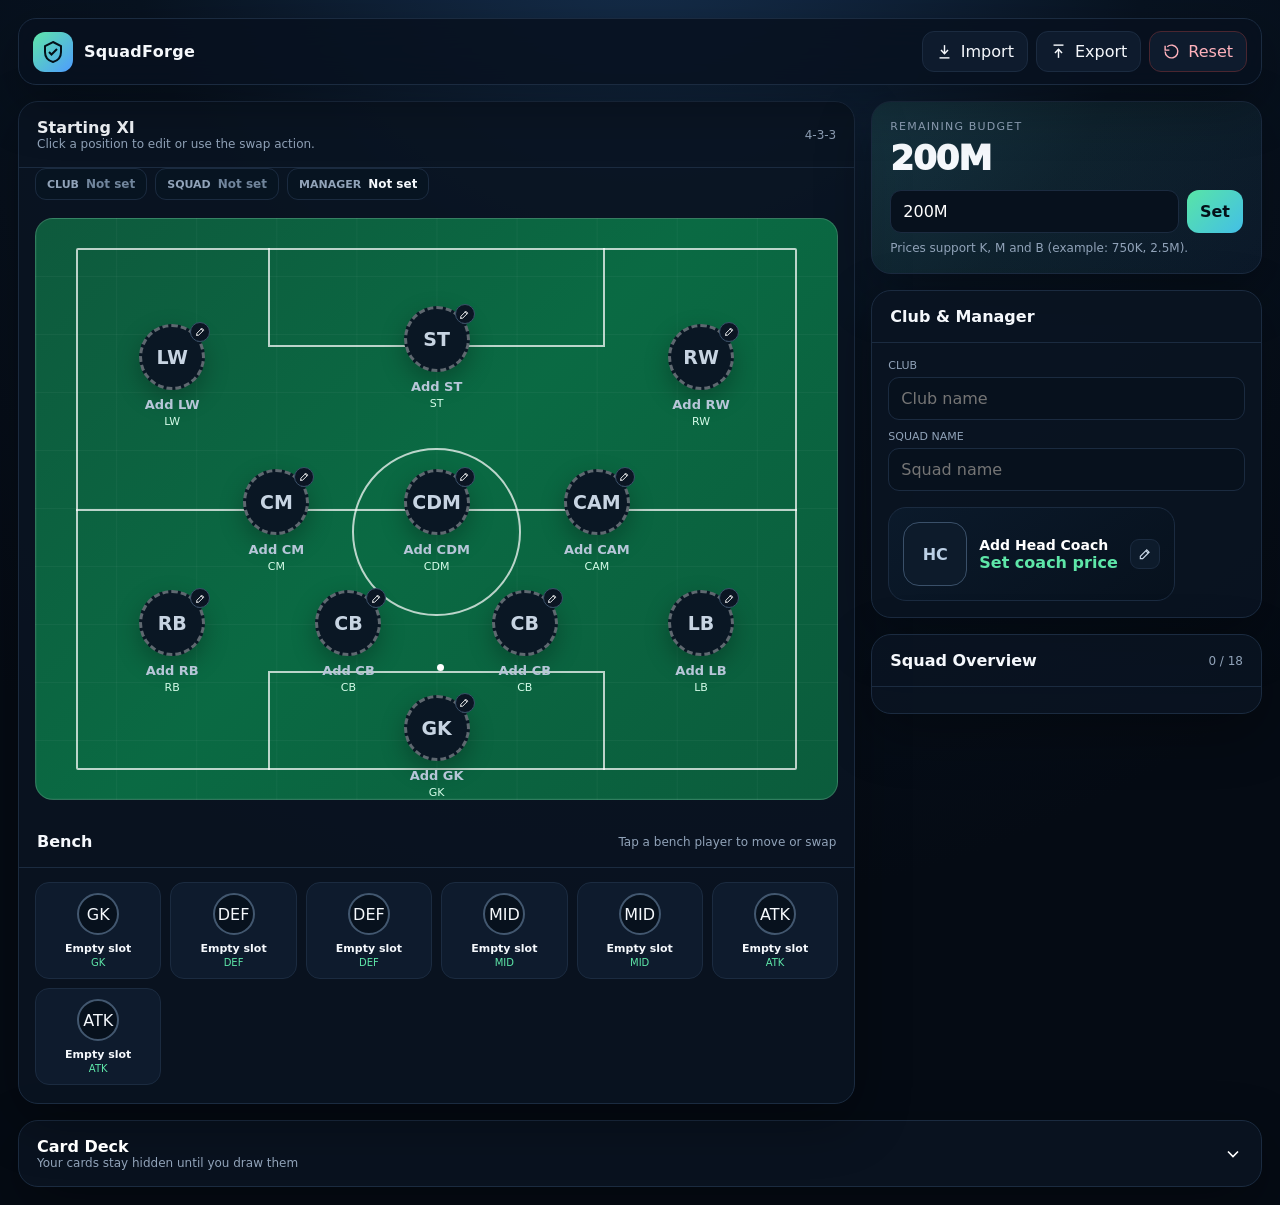
<file: index.html>
<!doctype html>
<html lang="en">
<head>
  <meta charset="utf-8">
  <meta name="viewport" content="width=device-width,initial-scale=1,viewport-fit=cover">
  <meta name="theme-color" content="#07111f">
  <title>SquadForge — Football Squad Builder</title>
  <style>
    :root{
      --bg:#050b14;--panel:#0a1422;--panel2:#0e1b2d;--line:#1b2b40;
      --text:#f5f8fc;--muted:#91a3b9;--accent:#5ee6a8;--accent2:#55a8ff;
      --danger:#ff657a;--gold:#f5c85b;--shadow:0 18px 55px rgba(0,0,0,.32);
      --radius:20px;
    }
    *{box-sizing:border-box}
    html,body{margin:0;min-height:100%;font-family:Inter,ui-sans-serif,system-ui,-apple-system,Segoe UI,Roboto,Arial,sans-serif;background:radial-gradient(circle at 50% -10%,#173252 0,#081321 35%,#050b14 70%);color:var(--text)}
    button,input,select{font:inherit}
    button{cursor:pointer}
    .app{max-width:1500px;margin:auto;padding:18px}
    .topbar{position:sticky;top:10px;z-index:30;display:flex;gap:12px;align-items:center;justify-content:space-between;background:rgba(7,17,31,.86);backdrop-filter:blur(18px);border:1px solid var(--line);padding:12px 14px;border-radius:18px;box-shadow:var(--shadow)}
    .brand{display:flex;align-items:center;gap:11px;font-weight:900;letter-spacing:.3px}
    .brand-mark{width:40px;height:40px;border-radius:12px;background:linear-gradient(135deg,var(--accent),#4e9cff);display:grid;place-items:center;color:#041019}
    .brand-mark svg{width:24px}
    .actions{display:flex;gap:8px;flex-wrap:wrap;justify-content:flex-end}
    .btn{border:1px solid var(--line);background:var(--panel2);color:var(--text);padding:10px 13px;border-radius:12px;display:inline-flex;align-items:center;gap:8px;transition:.2s}
    .btn:hover{transform:translateY(-1px);border-color:#355271}
    .btn.primary{background:linear-gradient(135deg,#58e5a6,#43bfe7);border:0;color:#041019;font-weight:800}
    .btn.danger{color:#ffb2bc;border-color:#4a2630}
    .btn svg{width:17px;height:17px}
    .layout{display:grid;grid-template-columns:minmax(0,1.5fr) minmax(330px,.7fr);gap:16px;margin-top:16px}
    .panel{background:rgba(10,20,34,.88);border:1px solid var(--line);border-radius:var(--radius);box-shadow:var(--shadow);overflow:hidden}
    .panel-head{padding:16px 18px;border-bottom:1px solid var(--line);display:flex;align-items:center;justify-content:space-between;gap:12px}
    .panel-head h2{font-size:16px;margin:0}
    .small{font-size:12px;color:var(--muted)}
    .pitch-wrap{padding:16px}
    .pitch{position:relative;width:100%;aspect-ratio:1.38/1;min-height:0;overflow:hidden;border-radius:18px;border:1px solid rgba(255,255,255,.15);
      background:
      linear-gradient(90deg,rgba(255,255,255,.035) 1px,transparent 1px) 0 0/10% 100%,
      repeating-linear-gradient(0deg,rgba(255,255,255,.035) 0 1px,transparent 1px 10%),
      linear-gradient(135deg,#0e5a3d,#0a6a43 48%,#0b5c3c);
    }
    .pitch:before{content:"";position:absolute;inset:5%;border:2px solid rgba(255,255,255,.72);border-radius:2px}
    .half{position:absolute;left:5%;right:5%;top:50%;border-top:2px solid rgba(255,255,255,.72)}
    .circle{position:absolute;width:21%;aspect-ratio:1;border:2px solid rgba(255,255,255,.72);border-radius:50%;left:39.5%;top:39.5%}
    .box{position:absolute;left:29%;right:29%;top:5%;height:17%;border:2px solid rgba(255,255,255,.72);border-top:0}
    .box2{position:absolute;left:29%;right:29%;bottom:5%;height:17%;border:2px solid rgba(255,255,255,.72);border-bottom:0}
    .spot{position:absolute;width:7px;height:7px;border-radius:50%;background:#fff;left:50%;top:22%}
    .spot2{position:absolute;width:7px;height:7px;border-radius:50%;background:#fff;left:50%;bottom:22%}
    .slot{position:absolute;transform:translate(-50%,-50%);width:112px;text-align:center;transition:.25s}
    .slot:hover{transform:translate(-50%,-50%) scale(1.04)}
    .avatar{width:66px;height:66px;margin:auto;border-radius:50%;border:3px solid rgba(255,255,255,.85);background:#0a1724;display:grid;place-items:center;overflow:hidden;box-shadow:0 9px 24px rgba(0,0,0,.28)}
    .avatar img{width:100%;height:100%;object-fit:cover}
    .avatar .num{font-weight:900;font-size:19px}
    .player-name{margin-top:7px;font-weight:800;font-size:13px;white-space:nowrap;overflow:hidden;text-overflow:ellipsis}
    .player-meta{margin-top:3px;font-size:11px;color:#d4fbe8}
    .slot.empty .avatar{border-style:dashed;border-color:rgba(255,255,255,.35);color:#c7d4e2}
    .slot.empty .player-name{color:#b7c6d8}
    .slot .edit-dot{position:absolute;right:18px;top:-2px;width:20px;height:20px;border-radius:50%;display:grid;place-items:center;background:#0b1523;border:1px solid #3a5069;color:#fff}
    .slot .edit-dot svg{width:11px}
    .s1{left:50%;top:91%}.s2{left:17%;top:73%}.s3{left:39%;top:73%}.s4{left:61%;top:73%}.s5{left:83%;top:73%}
    .s6{left:30%;top:52%}.s7{left:50%;top:52%}.s8{left:70%;top:52%}
    .s9{left:17%;top:27%}.s10{left:50%;top:24%}.s11{left:83%;top:27%}
    .pitch-info{display:flex;flex-wrap:wrap;gap:8px;padding:0 16px 2px}
    .pitch-chip{display:flex;align-items:center;gap:7px;background:#071421;border:1px solid var(--line);padding:8px 11px;border-radius:11px;min-width:0}
    .pitch-chip b{font-size:11px;color:var(--muted);font-weight:700}
    .pitch-chip span{font-size:12px;font-weight:850;white-space:nowrap;overflow:hidden;text-overflow:ellipsis;max-width:190px}
    .pitch-empty{color:#71859c}
    .draw-result{margin:0 16px 16px;padding:12px;border-radius:14px;background:linear-gradient(135deg,rgba(94,230,168,.08),rgba(85,168,255,.06));border:1px solid #24394e}
    .draw-result h3{margin:0 0 8px;font-size:12px}.draw-result-list{display:flex;gap:7px;flex-wrap:wrap}.draw-pill{background:#0b1928;border:1px solid #2c4560;padding:8px 10px;border-radius:10px;font-size:11px;font-weight:800}
    .cards-form{display:grid;gap:9px;padding:0 16px 13px}
    .cards-form textarea{min-height:105px;resize:vertical;line-height:1.5}
    .cards-help{font-size:11px;color:var(--muted)}
    .cards-list{display:grid;gap:7px;padding:0 16px 18px}
    .deck-row{display:grid;grid-template-columns:1fr auto;gap:9px;align-items:center;background:#07111d;border:1px solid var(--line);padding:9px;border-radius:12px}
    .deck-name{font-size:12px;font-weight:850}.deck-state{font-size:10px;color:var(--muted);margin-top:2px}
    .deck-actions{display:flex;gap:6px}
    .btn.sm{padding:7px 9px;font-size:10px}
    .card-empty{padding:18px 16px;color:var(--muted);font-size:12px;text-align:center;border-top:1px solid var(--line)}
    .choice-list{display:grid;gap:7px;max-height:260px;overflow:auto}.choice-btn{width:100%;text-align:left;border:1px solid var(--line);background:#07111d;color:#fff;padding:10px;border-radius:10px}.choice-btn:hover{border-color:#42627f}
    .modal-actions .btn.swap{display:none}
    .bench{display:grid;grid-template-columns:repeat(6,1fr);gap:9px;padding:14px 16px 18px}
    .bench-card{min-width:0;background:var(--panel2);border:1px solid var(--line);border-radius:14px;padding:10px;text-align:center;transition:.2s}
    .bench-card:hover{border-color:#355271}
    .bench-avatar{width:42px;height:42px;border-radius:50%;margin:0 auto 7px;background:#07111d;border:2px solid #42576f;overflow:hidden;display:grid;place-items:center}
    .bench-avatar img{width:100%;height:100%;object-fit:cover}
    .bench-name{font-size:11px;font-weight:800;white-space:nowrap;overflow:hidden;text-overflow:ellipsis}
    .bench-price{font-size:10px;color:var(--accent);margin-top:2px}
    .side{display:flex;flex-direction:column;gap:16px}
    .budget{padding:18px;background:linear-gradient(135deg,rgba(94,230,168,.1),rgba(85,168,255,.06))}
    .budget-label{font-size:11px;color:var(--muted);text-transform:uppercase;letter-spacing:1.2px}
    .budget-value{font-size:34px;font-weight:950;margin:5px 0 12px;letter-spacing:-1px}
    .budget-row{display:grid;grid-template-columns:1fr auto;gap:8px}
    .input{width:100%;background:#07111d;border:1px solid var(--line);color:#fff;padding:11px 12px;border-radius:11px;outline:none}
    .input:focus{border-color:#4b8cc5;box-shadow:0 0 0 3px rgba(85,168,255,.1)}
    .fields{display:grid;gap:10px;padding:16px}
    .manager-card{margin:0 16px 16px;padding:14px;border:1px solid var(--line);border-radius:18px;background:linear-gradient(145deg,#0b1a2b,#07111d);display:grid;grid-template-columns:64px 1fr auto;gap:12px;align-items:center;transition:.25s}
    .manager-card:hover{transform:translateY(-2px);border-color:#355271}
    .manager-avatar{width:64px;height:64px;border-radius:16px;overflow:hidden;background:#0d1b2b;border:1px solid #3a5069;display:grid;place-items:center;font-weight:900;color:#bcd0e5}
    .manager-avatar img{width:100%;height:100%;object-fit:cover}
    .manager-name{font-weight:900;font-size:14px;color:#fff}.manager-price{color:#5ee6a8;font-weight:800}.manager-empty{color:var(--muted);font-size:12px}
    .deck-summary{display:flex;align-items:center;gap:8px;flex-wrap:wrap;padding:0 16px 12px}.count-pill{background:#07111d;border:1px solid var(--line);border-radius:999px;padding:7px 10px;font-size:11px;font-weight:850;color:#dce8f4}
    .hidden-cards{display:grid;grid-template-columns:repeat(8,1fr);gap:8px;padding:0 16px 16px}.hidden-card{aspect-ratio:1/1.12;border:1px solid #2a4058;background:linear-gradient(145deg,#102137,#081321);border-radius:14px;color:#8fa6bd;font-weight:900;font-size:12px;display:grid;place-items:center;transition:.22s;position:relative;overflow:hidden}.hidden-card:before{content:'?';position:absolute;font-size:42px;color:rgba(94,230,168,.08)}.hidden-card span{position:relative}.hidden-card:hover{transform:translateY(-3px) rotate(-1deg);border-color:#4b6f91;color:#e9f5ff}.hidden-card:active{transform:scale(.96)}
    .used-list{display:grid;gap:7px;padding:0 16px 16px}.used-row{display:grid;grid-template-columns:1fr auto;gap:9px;align-items:center;background:#07111d;border:1px solid var(--line);padding:9px 10px;border-radius:12px}.used-row b{font-size:12px}.used-row span{display:block;color:var(--muted);font-size:10px;margin-top:2px}
    .manager-modal-preview{display:grid;grid-template-columns:72px 1fr;gap:12px;align-items:center;padding:12px;border:1px solid var(--line);border-radius:14px;background:#07111d}.manager-modal-preview .manager-avatar{width:72px;height:72px}

    .field label{display:block;color:var(--muted);font-size:11px;margin:0 0 5px}
    .field-row{display:grid;grid-template-columns:1fr 1fr;gap:9px}
    .player-list{padding:10px 16px 16px;display:grid;gap:7px}
    .list-row{display:grid;grid-template-columns:34px 1fr 80px 32px;gap:8px;align-items:center;background:#07111d;border:1px solid var(--line);padding:7px;border-radius:12px}
    .tiny-avatar{width:30px;height:30px;border-radius:50%;background:#102033;border:1px solid #38516d;overflow:hidden;display:grid;place-items:center;font-size:10px;font-weight:800}
    .tiny-avatar img{width:100%;height:100%;object-fit:cover}
    .list-main{min-width:0}.list-name{font-size:12px;font-weight:800;white-space:nowrap;overflow:hidden;text-overflow:ellipsis}.list-pos{font-size:10px;color:var(--muted)}
    .price{font-size:11px;color:var(--accent);text-align:right}
    .icon-btn{width:30px;height:30px;border-radius:9px;border:1px solid var(--line);background:#0d1b2b;color:#c8d6e5;display:grid;place-items:center}
    .icon-btn svg{width:14px}
    .cards-panel{margin-top:16px}
    .cards-toggle{width:100%;background:none;border:0;color:#fff;padding:16px 18px;display:flex;align-items:center;justify-content:space-between}
    .cards-toggle .chev{transition:.25s}
    .cards-panel.open .chev{transform:rotate(180deg)}
    .cards-content{max-height:0;overflow:hidden;transition:max-height .55s ease}
    .cards-panel.open .cards-content{max-height:2200px}
    .card-toolbar{display:flex;gap:8px;flex-wrap:wrap;padding:0 16px 13px}
    .cards-grid{display:grid;grid-template-columns:repeat(4,1fr);gap:10px;padding:0 16px 18px}
    .game-card{position:relative;min-height:135px;padding:13px;border-radius:16px;background:linear-gradient(160deg,#111f31,#091421);border:1px solid #24364d;transition:.25s}
    .game-card:hover{transform:translateY(-3px);border-color:#42627f}
    .game-card.used{opacity:.4;filter:saturate(.25)}
    .game-card .card-icon{width:34px;height:34px;border-radius:10px;display:grid;place-items:center;background:rgba(94,230,168,.1);color:var(--accent);border:1px solid rgba(94,230,168,.22);margin-bottom:10px}
    .game-card h4{margin:0;font-size:13px}.game-card p{font-size:11px;color:var(--muted);line-height:1.45;margin:6px 0 10px}
    .game-card button{font-size:10px;padding:7px 9px;border-radius:8px}
    .used-tag{position:absolute;top:10px;right:10px;font-size:9px;color:#9ba8b7}
    /* File inputs use the site's dark visual language instead of the browser's white native control. */
    input[type=file]{width:100%;background:#07111d;color:#cbd8e6;border:1px solid var(--line);padding:8px;border-radius:11px;font-size:12px}
    input[type=file]::file-selector-button{border:1px solid #2d4660;background:#102238;color:#eef6ff;border-radius:8px;padding:7px 10px;margin-right:9px;font:inherit;font-weight:700;cursor:pointer;transition:.2s}
    input[type=file]::file-selector-button:hover{background:#17304a;border-color:#466887}
    .modal-actions{flex-wrap:wrap;align-items:center}
    .modal-actions .btn{flex:0 0 auto;min-width:0;white-space:nowrap}
    .used-row .card-use-btn{display:inline-flex;align-items:center;justify-content:center;gap:6px}
    .used-row .card-row-actions{display:flex;gap:6px;flex-wrap:wrap;justify-content:flex-end}
    .spent-row{opacity:.65}
    .modal{position:fixed;inset:0;background:rgba(0,0,0,.68);backdrop-filter:blur(8px);display:none;align-items:center;justify-content:center;padding:16px;z-index:100}
    .modal.show{display:flex}
    .modal-box{width:min(560px,100%);background:#0a1422;border:1px solid #273c55;border-radius:20px;box-shadow:0 30px 100px rgba(0,0,0,.55);overflow:hidden}
    .modal-head{padding:16px 18px;border-bottom:1px solid var(--line);display:flex;justify-content:space-between;align-items:center}
    .modal-body{padding:17px;display:grid;gap:12px}
    .modal-actions{padding:0 17px 17px;display:flex;gap:8px;justify-content:flex-end}
    .tabs{display:flex;gap:6px;padding:3px;background:#07111d;border:1px solid var(--line);border-radius:12px}
    .tab{flex:1;border:0;background:transparent;color:var(--muted);padding:9px;border-radius:9px}.tab.active{background:#13253a;color:#fff}
    .hidden{display:none!important}
    .toast{position:fixed;bottom:18px;left:50%;transform:translate(-50%,20px);opacity:0;pointer-events:none;background:#eafbf3;color:#07111d;padding:10px 14px;border-radius:12px;font-size:12px;font-weight:800;z-index:200;transition:.25s}
    .toast.show{opacity:1;transform:translate(-50%,0)}
    .footer-note{color:#6f8196;font-size:10px;text-align:center;padding:14px}
    @media(max-width:1050px){.layout{grid-template-columns:1fr}.side{display:grid;grid-template-columns:1fr 1fr}.cards-grid{grid-template-columns:repeat(3,1fr)}.hidden-cards{grid-template-columns:repeat(6,1fr)}}
    @media(max-width:680px){
      .app{padding:8px}.topbar{top:4px;padding:9px 10px}.brand-mark{width:36px;height:36px}.brand{font-size:14px}.actions{gap:5px}.actions .label{display:none}.btn{padding:9px 10px}
      .layout{display:block}.side{display:block}.pitch-wrap{padding:9px}.pitch{width:100%;aspect-ratio:.74/1;min-height:0;border-radius:15px}
      .pitch-info{padding:0 9px 2px;gap:6px}.pitch-chip{flex:1;min-width:0;padding:7px 8px}.pitch-chip b{font-size:9px}.pitch-chip span{font-size:10px;max-width:100%}
      .slot{width:68px}.avatar{width:48px;height:48px;border-width:2px}.avatar .num{font-size:14px}.player-name{font-size:10px;margin-top:5px}.player-meta{font-size:9px}.slot .edit-dot{width:17px;height:17px;right:9px;top:-3px}.slot .edit-dot svg{width:9px}
      .s1{top:91%}.s2{left:16%;top:73%}.s3{left:39%;top:73%}.s4{left:61%;top:73%}.s5{left:84%;top:73%}
      .s6{left:28%;top:52%}.s7{left:50%;top:52%}.s8{left:72%;top:52%}.s9{left:16%;top:26%}.s10{left:50%;top:23%}.s11{left:84%;top:26%}
      .bench{grid-template-columns:repeat(3,1fr);padding:12px 9px 15px}.bench-card{padding:8px 5px}.bench-avatar{width:38px;height:38px}
      .field-row{grid-template-columns:1fr}.cards-grid{grid-template-columns:1fr}.cards-form{padding:0 10px 11px}.cards-list{padding:0 10px 14px}.deck-row{grid-template-columns:1fr}.deck-actions{justify-content:flex-start}.hidden-cards{grid-template-columns:repeat(4,1fr);padding:0 10px 14px}.manager-card{margin:0 10px 12px;grid-template-columns:54px 1fr auto}.manager-avatar{width:54px;height:54px}
      .budget,.fields{padding:14px}.panel-head{padding:14px}.panel{border-radius:16px}.cards-panel{margin-top:12px}.draw-result{margin:0 10px 12px}
      .modal{padding:10px}.modal-box{max-height:92vh;overflow:auto;border-radius:16px}.modal-head{padding:13px 14px}.modal-body{padding:14px;gap:10px}.modal-actions{padding:0 14px 14px;gap:6px;justify-content:flex-end}.modal-actions .btn{padding:8px 10px;font-size:11px;min-height:36px}.modal-actions .btn svg{width:14px;height:14px}.tabs{gap:4px}.tab{padding:8px;font-size:11px}
    }
  </style>
</head>
<body>
<div class="app">
  <header class="topbar">
    <div class="brand"><div class="brand-mark" aria-hidden="true">
      <svg viewBox="0 0 24 24" fill="none" stroke="currentColor" stroke-width="2"><path d="M12 2l8 4v6c0 5-3.4 8.7-8 10-4.6-1.3-8-5-8-10V6l8-4Z"/><path d="M8 12l2.5 2.5L16 9"/></svg>
    </div><span>SquadForge</span></div>
    <div class="actions">
      <button class="btn" id="importBtn"><svg viewBox="0 0 24 24" fill="none" stroke="currentColor" stroke-width="2"><path d="M12 3v12"/><path d="m7 10 5 5 5-5"/><path d="M5 21h14"/></svg><span class="label">Import</span></button>
      <button class="btn" id="exportBtn"><svg viewBox="0 0 24 24" fill="none" stroke="currentColor" stroke-width="2"><path d="M12 21V9"/><path d="m7 14 5-5 5 5"/><path d="M5 3h14"/></svg><span class="label">Export</span></button>
      <button class="btn danger" id="resetBtn"><svg viewBox="0 0 24 24" fill="none" stroke="currentColor" stroke-width="2"><path d="M3 12a9 9 0 1 0 3-6.7"/><path d="M3 4v6h6"/></svg><span class="label">Reset</span></button>
      <input id="fileInput" type="file" accept=".json,application/json" class="hidden">
    </div>
  </header>

  <main class="layout">
    <section class="panel">
      <div class="panel-head"><div><h2>Starting XI</h2><div class="small">Click a position to edit or use the swap action.</div></div><div class="small" id="formationText">4-3-3</div></div>
      <div class="pitch-info">
        <div class="pitch-chip"><b>CLUB</b><span id="pitchClub" class="pitch-empty">Not set</span></div>
        <div class="pitch-chip"><b>SQUAD</b><span id="pitchSquad" class="pitch-empty">Not set</span></div>
        <div class="pitch-chip"><b>MANAGER</b><span id="pitchManager" class="pitch-empty">Not set</span></div>
      </div>
      <div class="pitch-wrap">
        <div class="pitch" id="pitch">
          <div class="half"></div><div class="circle"></div><div class="box"></div><div class="box2"></div><div class="spot"></div><div class="spot2"></div>
        </div>
      </div>
      <div class="panel-head"><h2>Bench</h2><div class="small">Tap a bench player to move or swap</div></div>
      <div class="bench" id="bench"></div>
    </section>

    <aside class="side">
      <section class="panel budget">
        <div class="budget-label">Remaining budget</div>
        <div class="budget-value" id="budgetValue">200M</div>
        <div class="budget-row">
          <input class="input" id="budgetInput" value="200M" aria-label="Starting budget">
          <button class="btn primary" id="setBudgetBtn">Set</button>
        </div>
        <div class="small" style="margin-top:8px">Prices support K, M and B (example: 750K, 2.5M).</div>
      </section>

      <section class="panel">
        <div class="panel-head"><h2>Club & Manager</h2></div>
        <div class="fields">
          <div class="field"><label>CLUB</label><input class="input" id="clubInput" placeholder="Club name"></div>
          <div class="field"><label>SQUAD NAME</label><input class="input" id="nameInput" placeholder="Squad name"></div>
        </div>
        <button class="manager-card" id="managerCard" type="button">
          <div class="manager-avatar" id="managerAvatar">HC</div>
          <div style="min-width:0;text-align:left"><div class="manager-name" id="managerCardName">Add Head Coach</div><div class="manager-price" id="managerCardPrice">0</div></div>
          <span class="icon-btn"><svg viewBox="0 0 24 24" fill="none" stroke="currentColor" stroke-width="2"><path d="M4 20h4L19 9l-4-4L4 16v4Z"/><path d="m13.5 6.5 4 4"/></svg></span>
        </button>
      </section>

      <section class="panel">
        <div class="panel-head"><h2>Squad Overview</h2><div class="small" id="playerCount">0 / 18</div></div>
        <div class="player-list" id="playerList"></div>
      </section>

</aside>
  </main>

  <section class="panel cards-panel" id="cardsPanel">
    <button class="cards-toggle" id="cardsToggle"><div><h2 style="margin:0;font-size:16px;text-align:left">Card Deck</h2><div class="small">Your cards stay hidden until you draw them</div></div>
      <svg class="chev" width="20" height="20" viewBox="0 0 24 24" fill="none" stroke="currentColor" stroke-width="2"><path d="m6 9 6 6 6-6"/></svg>
    </button>
    <div class="cards-content">
      <div class="deck-summary">
        <span class="count-pill">Available: <b id="availableCount">0</b></span>
        <span class="count-pill">Won: <b id="usedCount">0</b></span>
        <button class="btn primary sm" id="drawOneBtn">Draw Random</button>
        <input class="input" id="randomCount" type="number" min="1" max="999" value="1" style="width:80px" aria-label="Random card count">
        <button class="btn sm" id="drawManyBtn">Draw Set</button>
        <button class="btn sm" id="manageCardsBtn">Manage Cards</button>
      </div>
      <div id="drawResult" class="draw-result hidden"><h3>Cards Won</h3><div class="draw-result-list" id="drawResultList"></div></div>
      <div class="small" style="padding:0 16px 8px">Hidden deck • tap a hidden card if you want to draw that exact slot.</div>
      <div class="hidden-cards" id="hiddenCards"></div>
      <div class="panel-head" style="border-top:1px solid var(--line)"><h2>Won Cards</h2><div class="small">Saved until you delete them</div></div>
      <div class="used-list" id="usedCardsList"></div>
    </div>
  </section>
</div>

<div class="modal" id="managerModal">
  <div class="modal-box">
    <div class="modal-head"><h3 style="margin:0">Head Coach</h3><button class="icon-btn" data-close="managerModal">×</button></div>
    <div class="modal-body">
      <div class="manager-modal-preview"><div class="manager-avatar" id="managerPreviewAvatar">HC</div><div><div class="manager-name" id="managerPreviewName">No manager</div><div class="manager-price" id="managerPreviewPrice">0</div></div></div>
      <div class="field"><label>COACH NAME</label><input class="input" id="managerName" placeholder="Manager name"></div>
      <div class="field"><label>PRICE</label><input class="input" id="managerPrice" placeholder="10M"></div>
      <div class="field"><label>COACH IMAGE (OPTIONAL)</label>
        <div class="tabs"><button class="tab active" id="managerUrlTab">Image URL</button><button class="tab" id="managerUploadTab">Upload</button></div>
        <input class="input" id="managerImage" placeholder="https://...">
        <input id="managerFile" type="file" accept="image/*" class="hidden">
      </div>
      <div class="small">The coach price is counted from the same budget as the players.</div>
    </div>
    <div class="modal-actions"><button class="btn danger" id="deleteManagerBtn">Remove</button><button class="btn" data-close="managerModal">Cancel</button><button class="btn primary" id="saveManagerBtn">Save Coach</button></div>
  </div>
</div>

<div class="modal" id="playerModal">
  <div class="modal-box">
    <div class="modal-head"><h3 id="modalTitle" style="margin:0">Edit Player</h3><button class="icon-btn" data-close="playerModal">×</button></div>
    <div class="modal-body">
      <input type="hidden" id="editSlot">
      <div class="field"><label>PLAYER NAME</label><input class="input" id="playerName" placeholder="Player name"></div>
      <div class="field-row">
        <div class="field"><label>PRICE</label><input class="input" id="playerPrice" placeholder="0M"></div>
        <div class="field"><label>POSITION</label><select class="input" id="playerPos"></select></div>
      </div>
      <div class="field"><label>PLAYER IMAGE (OPTIONAL)</label>
        <div class="tabs"><button class="tab active" id="urlTab">Image URL</button><button class="tab" id="uploadTab">Upload</button></div>
        <input class="input" id="playerImage" placeholder="https://...">
        <input id="playerFile" type="file" accept="image/*" class="hidden">
      </div>
      <div class="small">The image is stored locally in your browser when uploaded. URLs are saved with the squad.</div>
    </div>
    <div class="modal-actions"><button class="btn danger" id="deletePlayerBtn">Remove</button><button class="btn swap" id="swapPlayerBtn">Swap with Bench</button><button class="btn" data-close="playerModal">Cancel</button><button class="btn primary" id="savePlayerBtn">Save Player</button></div>
  </div>
</div>

<div class="modal" id="cardManagerModal">
  <div class="modal-box">
    <div class="modal-head"><h3 style="margin:0">Manage Hidden Cards</h3><button class="icon-btn" data-close="cardManagerModal">×</button></div>
    <div class="modal-body">
      <div class="small">Add one card per line. Names are hidden after adding. The deck is shuffled automatically.</div>
      <textarea class="input" id="cardInput" placeholder="One card per line
Steal
Free Transfer
Swap Player"></textarea>
      <div class="modal-actions" style="padding:0"><button class="btn" id="shuffleDeckBtn">Shuffle Deck</button><button class="btn primary" id="addCardsBtn">Add Cards</button></div>
      <div class="small" id="manageCardCount">0 cards in deck</div>
    </div>
    <div class="modal-actions"><button class="btn danger" id="clearDeckBtn">Clear Available Deck</button><button class="btn" data-close="cardManagerModal">Done</button></div>
  </div>
</div>

<div class="modal" id="swapModal">
  <div class="modal-box">
    <div class="modal-head"><h3 style="margin:0">Swap with Bench</h3><button class="icon-btn" data-close="swapModal">×</button></div>
    <div class="modal-body"><div class="small">Choose the bench slot to swap with this player.</div><div class="choice-list" id="swapChoices"></div></div>
  </div>
</div>

<div class="modal" id="confirmModal">
  <div class="modal-box">
    <div class="modal-head"><h3 style="margin:0">Confirm Action</h3><button class="icon-btn" data-close="confirmModal">×</button></div>
    <div class="modal-body"><div id="confirmMessage" style="font-size:14px;line-height:1.5"></div></div>
    <div class="modal-actions"><button class="btn" data-close="confirmModal">Cancel</button><button class="btn danger" id="confirmYes">Confirm</button></div>
  </div>
</div>

<div class="toast" id="toast"></div>

<script>
const POSITIONS = [
  {key:'GK', label:'GK'}, {key:'RB',label:'RB'}, {key:'CB1',label:'CB'}, {key:'CB2',label:'CB'}, {key:'LB',label:'LB'},
  {key:'CM',label:'CM'}, {key:'CDM',label:'CDM'}, {key:'CAM',label:'CAM'}, {key:'LW',label:'LW'}, {key:'ST',label:'ST'}, {key:'RW',label:'RW'}
];
const BENCH_POS = ['GK','DEF','DEF','MID','MID','ATK','ATK'];
const defaults = [];
const slotClass = {GK:'s1',RB:'s2',CB1:'s3',CB2:'s4',LB:'s5',CM:'s6',CDM:'s7',CAM:'s8',LW:'s9',ST:'s10',RW:'s11'};
let state = loadState();

function initialState(){
  const players={};
  POSITIONS.forEach(p=>players[p.key]={name:'',price:0,pos:p.label,image:''});
  return {
    version:4, startingBudget:200000000, club:'', squadName:'', manager:{name:'',price:0,image:''},
    players, bench:Array.from({length:7},(_,i)=>({name:'',price:0,pos:BENCH_POS[i],image:''})),
    cards:[], usedCards:[], spentCards:[]
  };
}
function loadState(){
  try{
    const raw=localStorage.getItem('squadforge_state');
    if(raw){
      const parsed=JSON.parse(raw), base=initialState(), s={...base,...parsed};
      if(!parsed.version || parsed.version<3){s.cards=[];s.usedCards=[];s.spentCards=[];s.version=4;} else {s.version=4;}
      if(typeof s.manager==='string') s.manager={name:s.manager,price:0,image:''};
      s.manager={name:s.manager?.name||'',price:parseMoney(s.manager?.price||0),image:s.manager?.image||''};
      s.cards=Array.isArray(s.cards)?s.cards.filter(c=>c&&c.name).map(c=>({...c,id:c.id||('card_'+Math.random().toString(36).slice(2))})):[];
      s.usedCards=Array.isArray(s.usedCards)?s.usedCards.filter(c=>c&&c.name):[];
      s.spentCards=Array.isArray(s.spentCards)?s.spentCards.filter(c=>c&&c.name):[];
      return s;
    }
  }catch(e){}
  return initialState();
}
function save(){ localStorage.setItem('squadforge_state',JSON.stringify(state)); }
function parseMoney(v){
  if(typeof v==='number') return v;
  const s=String(v||'').trim().toLowerCase().replace(/[$, ]/g,'');
  if(!s)return 0;
  const m=s.match(/^(-?[\d.]+)([kmb])?$/);
  if(!m)return 0;
  const n=parseFloat(m[1]); const mult={k:1e3,m:1e6,b:1e9}[m[2]||'']||1;
  return n*mult;
}
function money(n){
  n=Math.max(0,Math.round(n||0));
  if(n>=1e9)return (n/1e9).toFixed(n%1e9?1:0)+'B';
  if(n>=1e6)return (n/1e6).toFixed(n%1e6?1:0)+'M';
  if(n>=1e3)return (n/1e3).toFixed(n%1e3?1:0)+'K';
  return String(n);
}
function esc(s){return String(s??'').replace(/[&<>"']/g,m=>({'&':'&amp;','<':'&lt;','>':'&gt;','"':'&quot;',"'":'&#39;'}[m]))}
function icon(name){
 const paths={
  user:'<circle cx="12" cy="8" r="4"/><path d="M4 21c.8-4 3.5-6 8-6s7.2 2 8 6"/>',
  edit:'<path d="M4 20h4L19 9l-4-4L4 16v4Z"/><path d="m13.5 6.5 4 4"/>',
  trash:'<path d="M4 7h16"/><path d="M10 11v6M14 11v6"/><path d="m6 7 1 14h10l1-14M9 7V4h6v3"/>',
  bolt:'<path d="m13 2-9 12h7l-1 8 9-12h-7l1-8Z"/>',
  card:'<rect x="3" y="5" width="18" height="14" rx="2"/><path d="M7 9h10M7 13h5"/>'
 };
 return `<svg viewBox="0 0 24 24" fill="none" stroke="currentColor" stroke-width="2" stroke-linecap="round" stroke-linejoin="round">${paths[name]||paths.card}</svg>`;
}
function render(){
 document.getElementById('budgetValue').textContent=money(remainingBudget());
 document.getElementById('budgetInput').value=money(state.startingBudget);
 document.getElementById('clubInput').value=state.club;
 document.getElementById('nameInput').value=state.squadName;
 renderManager();
 [['pitchClub',state.club],['pitchSquad',state.squadName],['pitchManager',state.manager.name ? `${state.manager.name} • ${money(state.manager.price)}` : 'Not set']].forEach(([id,val])=>{
   const el=document.getElementById(id); el.textContent=val||'Not set'; el.classList.toggle('pitch-empty',!val);
 });
 const pitch=document.getElementById('pitch');
 pitch.querySelectorAll('.slot').forEach(x=>x.remove());
 POSITIONS.forEach(p=>{
   const pl=state.players[p.key];
   const el=document.createElement('div'); el.className='slot '+slotClass[p.key]+(pl.name?'':' empty');
   el.innerHTML=`<div class="avatar">${pl.image?`<img src="${esc(pl.image)}" alt="">`:`<span class="num">${esc(p.label)}</span>`}</div>
     <div class="player-name">${esc(pl.name||'Add '+p.label)}</div>
     <div class="player-meta">${pl.name?money(pl.price):p.label}</div><span class="edit-dot">${icon('edit')}</span>`;
   el.onclick=()=>openPlayer(p.key,false);
   pitch.appendChild(el);
 });
 const bench=document.getElementById('bench'); bench.innerHTML='';
 state.bench.forEach((pl,i)=>{
   const el=document.createElement('div');el.className='bench-card';
   el.innerHTML=`<div class="bench-avatar">${pl.image?`<img src="${esc(pl.image)}" alt="">`:`<span>${esc(pl.pos)}</span>`}</div><div class="bench-name">${esc(pl.name||'Empty slot')}</div><div class="bench-price">${pl.name?money(pl.price):pl.pos}</div>`;
   el.onclick=()=>openPlayer('bench'+i,true); bench.appendChild(el);
 });
 const list=document.getElementById('playerList'); list.innerHTML='';
 const all=[...POSITIONS.map(p=>state.players[p.key]),...state.bench];
 all.forEach((pl,i)=>{
   if(!pl.name)return;
   const row=document.createElement('div');row.className='list-row';
   row.innerHTML=`<div class="tiny-avatar">${pl.image?`<img src="${esc(pl.image)}">`:icon('user')}</div><div class="list-main"><div class="list-name">${esc(pl.name)}</div><div class="list-pos">${esc(pl.pos)}</div></div><div class="price">${money(pl.price)}</div><button class="icon-btn" title="Edit">${icon('edit')}</button>`;
   row.querySelector('button').onclick=()=>openPlayer(i<11?POSITIONS[i].key:'bench'+(i-11),i>=11);
   list.appendChild(row);
 });
 document.getElementById('playerCount').textContent=all.filter(p=>p.name).length+' / 18';
 renderCards(); save();
}
function totalSpent(){return POSITIONS.reduce((a,p)=>a+parseMoney(state.players[p.key].price),0)+state.bench.reduce((a,p)=>a+parseMoney(p.price),0)+parseMoney(state.manager.price)}
function remainingBudget(){return Math.max(0,state.startingBudget-totalSpent())}
function openPlayer(slot,isBench){
 const pl=isBench?state.bench[+slot.replace('bench','')]:state.players[slot];
 document.getElementById('editSlot').value=slot;
 document.getElementById('modalTitle').textContent=pl.name?'Edit Player':'Add Player';
 document.getElementById('playerName').value=pl.name||'';
 document.getElementById('playerPrice').value=pl.name?money(pl.price):'';
 document.getElementById('playerImage').value=pl.image||'';document.getElementById('playerFile').value='';
 const select=document.getElementById('playerPos'); select.innerHTML='';
 const opts=isBench?BENCH_POS:POSITIONS.map(p=>p.label);
 [...new Set(opts)].forEach(o=>{const op=document.createElement('option');op.value=o;op.textContent=o;select.appendChild(op)});
 select.value=pl.pos;
 document.getElementById('deletePlayerBtn').style.display=pl.name?'inline-flex':'none';
 document.getElementById('swapPlayerBtn').style.display=(!isBench && pl.name)?'inline-flex':'none';
 document.getElementById('playerModal').classList.add('show');
}
function closeModal(id){document.getElementById(id).classList.remove('show')}
document.querySelectorAll('[data-close]').forEach(b=>b.onclick=()=>closeModal(b.dataset.close));
document.getElementById('savePlayerBtn').onclick=()=>{
 const slot=document.getElementById('editSlot').value, isBench=slot.startsWith('bench');
 const old=isBench?state.bench[+slot.replace('bench','')]:state.players[slot];
 const name=document.getElementById('playerName').value.trim(), price=parseMoney(document.getElementById('playerPrice').value);
 if(name && price>remainingBudget()+parseMoney(old.price)){toast('Not enough remaining budget.');return}
 const data={name,price,pos:document.getElementById('playerPos').value,image:document.getElementById('playerImage').value.trim()};
 if(isBench)state.bench[+slot.replace('bench','')]=data;else state.players[slot]=data;
 closeModal('playerModal');render();toast(name?'Player saved':'Slot cleared');
};
document.getElementById('deletePlayerBtn').onclick=()=>{
 const slot=document.getElementById('editSlot').value;
 if(slot.startsWith('bench'))state.bench[+slot.replace('bench','')]={name:'',price:0,pos:BENCH_POS[+slot.replace('bench','')],image:''};
 else state.players[slot]={name:'',price:0,pos:POSITIONS.find(p=>p.key===slot).label,image:''};
 closeModal('playerModal');render();toast('Player removed');
};
document.getElementById('urlTab').onclick=()=>{document.getElementById('urlTab').classList.add('active');document.getElementById('uploadTab').classList.remove('active');document.getElementById('playerFile').classList.add('hidden');document.getElementById('playerImage').classList.remove('hidden')};
document.getElementById('uploadTab').onclick=()=>{document.getElementById('uploadTab').classList.add('active');document.getElementById('urlTab').classList.remove('active');document.getElementById('playerFile').classList.remove('hidden');document.getElementById('playerImage').classList.add('hidden')};
document.getElementById('playerFile').onchange=e=>{
 const f=e.target.files[0];if(!f)return;const r=new FileReader();r.onload=()=>document.getElementById('playerImage').value=r.result;r.readAsDataURL(f);
 document.getElementById('urlTab').click();
};
['clubInput','nameInput'].forEach(id=>document.getElementById(id).addEventListener('input',e=>{
 state[{clubInput:'club',nameInput:'squadName'}[id]]=e.target.value;render();
}));

function renderManager(){
 const m=state.manager||{name:'',price:0,image:''};
 document.getElementById('managerCardName').textContent=m.name||'Add Head Coach';
 document.getElementById('managerCardPrice').textContent=m.name?money(m.price):'Set coach price';
 const avatar=document.getElementById('managerAvatar');
 avatar.innerHTML=m.image?`<img src="${esc(m.image)}" alt="">`:'HC';
 document.getElementById('managerPreviewName').textContent=m.name||'No manager';
 document.getElementById('managerPreviewPrice').textContent=m.name?money(m.price):'0';
 const prev=document.getElementById('managerPreviewAvatar'); prev.innerHTML=m.image?`<img src="${esc(m.image)}" alt="">`:'HC';
}
document.getElementById('managerCard').onclick=()=>openManager();
function openManager(){
 const m=state.manager||{name:'',price:0,image:''};
 document.getElementById('managerName').value=m.name;document.getElementById('managerPrice').value=m.name?money(m.price):'';document.getElementById('managerImage').value=m.image||'';document.getElementById('managerFile').value='';
 document.getElementById('deleteManagerBtn').style.display=m.name?'inline-flex':'none';document.getElementById('managerModal').classList.add('show');
}
document.getElementById('saveManagerBtn').onclick=()=>{
 const name=document.getElementById('managerName').value.trim(),price=parseMoney(document.getElementById('managerPrice').value),old=parseMoney(state.manager.price);
 if(name && price>remainingBudget()+old){toast('Not enough remaining budget for the coach.');return;}
 state.manager={name,price,image:document.getElementById('managerImage').value.trim()};closeModal('managerModal');render();toast(name?'Coach saved':'Coach removed');
};
document.getElementById('deleteManagerBtn').onclick=()=>{state.manager={name:'',price:0,image:''};closeModal('managerModal');render();toast('Coach removed')};
document.getElementById('managerUrlTab').onclick=()=>{document.getElementById('managerUrlTab').classList.add('active');document.getElementById('managerUploadTab').classList.remove('active');document.getElementById('managerFile').classList.add('hidden');document.getElementById('managerImage').classList.remove('hidden')};
document.getElementById('managerUploadTab').onclick=()=>{document.getElementById('managerUploadTab').classList.add('active');document.getElementById('managerUrlTab').classList.remove('active');document.getElementById('managerFile').classList.remove('hidden');document.getElementById('managerImage').classList.add('hidden')};
document.getElementById('managerFile').onchange=e=>{const f=e.target.files[0];if(!f)return;const r=new FileReader();r.onload=()=>{document.getElementById('managerImage').value=r.result;document.getElementById('managerUrlTab').click()};r.readAsDataURL(f)};
document.getElementById('setBudgetBtn').onclick=()=>{
 const n=parseMoney(document.getElementById('budgetInput').value);
 if(n<totalSpent()){toast('Starting budget cannot be lower than total squad cost.');return}
 state.startingBudget=n;render();toast('Budget updated');
};
document.getElementById('cardsToggle').onclick=()=>document.getElementById('cardsPanel').classList.toggle('open');
function shuffleDeck(){
 state.cards.sort(()=>Math.random()-.5);
 state.cards.forEach((c,i)=>c.hiddenNumber=i+1);
 save();renderCards();
}
function renderCards(){
 const hidden=document.getElementById('hiddenCards'),used=document.getElementById('usedCardsList');
 document.getElementById('availableCount').textContent=state.cards.length;document.getElementById('usedCount').textContent=state.usedCards.length;
 hidden.innerHTML='';
 if(!state.cards.length){hidden.innerHTML='<div class="card-empty" style="grid-column:1/-1">No hidden cards. Open Manage Cards to add your deck.</div>';}
 state.cards.forEach((c,i)=>{
   const b=document.createElement('button');b.className='hidden-card';b.innerHTML=`<span>${i+1}</span>`;b.title='Draw this hidden card';b.onclick=()=>drawSpecific(i);hidden.appendChild(b);
 });
 used.innerHTML='';
 if(!state.usedCards.length && !state.spentCards?.length){used.innerHTML='<div class="card-empty" style="border:0;padding:10px 0 0">No cards won yet.</div>';return;}
 if(state.usedCards.length){
   const readyTitle=document.createElement('div');readyTitle.className='small';readyTitle.style.cssText='padding:2px 0 5px;color:#7f93a8';readyTitle.textContent=`Ready to use: ${state.usedCards.length}`;used.appendChild(readyTitle);
   state.usedCards.forEach((c,i)=>{
     const row=document.createElement('div');row.className='used-row';
     row.innerHTML=`<div><b>${esc(c.name)}</b><span>Owned • ready to use</span></div><div class="card-row-actions"><button class="btn primary sm card-use-btn" title="Use card">${icon('bolt')}Use Card</button><button class="icon-btn" title="Delete">${icon('trash')}</button></div>`;
     row.querySelector('.card-use-btn').onclick=()=>useWonCard(i);
     row.querySelector('.icon-btn').onclick=()=>{state.usedCards.splice(i,1);save();renderCards();toast('Won card deleted')};used.appendChild(row);
   });
 }
 if(state.spentCards?.length){
   const title=document.createElement('div');title.className='small';title.style.cssText='padding:10px 0 5px;color:#7f93a8';title.textContent=`Used / locked: ${state.spentCards.length}`;used.appendChild(title);
   state.spentCards.forEach((c,i)=>{
     const row=document.createElement('div');row.className='used-row spent-row';
     row.innerHTML=`<div><b>${esc(c.name)}</b><span>Used • locked</span></div><div class="card-row-actions"><button class="btn sm card-use-btn" disabled title="Card already used">${icon('bolt')}Used</button><button class="icon-btn" title="Delete">${icon('trash')}</button></div>`;
     row.querySelector('.icon-btn').onclick=()=>{state.spentCards.splice(i,1);save();renderCards();toast('Used card deleted')};used.appendChild(row);
   });
 }
}
function useWonCard(index){
 const card=state.usedCards[index];
 if(!card)return;
 state.usedCards.splice(index,1);
 state.spentCards=Array.isArray(state.spentCards)?state.spentCards:[];
 state.spentCards.unshift({...card,usedAt:Date.now()});
 save();renderCards();toast(`Used: ${card.name}`);
}
function showDrawResult(cards){
 const box=document.getElementById('drawResult'),list=document.getElementById('drawResultList');
 list.innerHTML=cards.map(c=>`<span class="draw-pill">${esc(c.name)}</span>`).join('');box.classList.remove('hidden');
}
function drawSpecific(index){
 if(index<0||index>=state.cards.length)return;
 const picked=state.cards.splice(index,1);
 state.usedCards.push(...picked);shuffleAfterDraw();showDrawResult(picked);toast('Card won');
}
function drawRandom(count){
 const available=state.cards.length;
 if(!available){toast('No cards available. Add cards first.');return;}
 count=Math.max(1,Math.floor(count||1));
 if(count>available){toast(`You have ${available} card${available===1?'':'s'} available. You cannot draw ${count}.`);return;}
 const pool=[...state.cards],picked=[];while(picked.length<count)picked.push(pool.splice(Math.floor(Math.random()*pool.length),1)[0]);
 const ids=new Set(picked.map(c=>c.id));state.cards=state.cards.filter(c=>!ids.has(c.id));state.usedCards.push(...picked);
 shuffleAfterDraw();showDrawResult(picked);toast(`${picked.length} card${picked.length===1?'':'s'} won`);
}
function shuffleAfterDraw(){state.cards.sort(()=>Math.random()-.5);state.cards.forEach((c,i)=>c.hiddenNumber=i+1);save();renderCards()}
document.getElementById('manageCardsBtn').onclick=()=>{document.getElementById('manageCardCount').textContent=`${state.cards.length} cards currently hidden in the deck`;document.getElementById('cardManagerModal').classList.add('show')};
document.getElementById('addCardsBtn').onclick=()=>{
 const names=document.getElementById('cardInput').value.split(/\r?\n/).map(s=>s.trim()).filter(Boolean);
 if(!names.length){toast('Write at least one card first.');return;}
 names.forEach(name=>state.cards.push({id:'card_'+Date.now()+'_'+Math.random().toString(36).slice(2),name,hiddenNumber:0}));
 document.getElementById('cardInput').value='';shuffleDeck();document.getElementById('manageCardCount').textContent=`${state.cards.length} cards currently hidden in the deck`;toast(`${names.length} card${names.length===1?'':'s'} added and shuffled`);
};
document.getElementById('shuffleDeckBtn').onclick=()=>{if(state.cards.length<2){toast('Add at least 2 cards to shuffle.');return;}shuffleDeck();toast('Deck shuffled')};
document.getElementById('drawOneBtn').onclick=()=>drawRandom(1);
document.getElementById('drawManyBtn').onclick=()=>drawRandom(+document.getElementById('randomCount').value||1);
document.getElementById('clearDeckBtn').onclick=()=>{if(!state.cards.length){toast('The available deck is already empty.');return;}askConfirm('Clear all hidden cards from the available deck?',()=>{state.cards=[];save();renderCards();document.getElementById('manageCardCount').textContent='0 cards currently hidden in the deck';toast('Available deck cleared')})};

document.getElementById('swapPlayerBtn').onclick=()=>{
 const slot=document.getElementById('editSlot').value;
 if(slot.startsWith('bench')){toast('Choose a starting XI player first.');return;}
 const choices=document.getElementById('swapChoices');choices.innerHTML='';
 state.bench.forEach((pl,i)=>{
   const b=document.createElement('button');b.className='choice-btn';b.textContent=`${pl.name||'Empty slot'} • ${pl.pos}`;
   b.onclick=()=>{
     const temp=state.players[slot];
     state.players[slot]=pl;
     state.bench[i]={...temp,pos:pl.pos||BENCH_POS[i]};
     closeModal('swapModal');render();toast('Players swapped');
   };
   choices.appendChild(b);
 });
 closeModal('playerModal');document.getElementById('swapModal').classList.add('show');
};
document.getElementById('exportBtn').onclick=()=>{
 const blob=new Blob([JSON.stringify(state,null,2)],{type:'application/json'});const a=document.createElement('a');a.href=URL.createObjectURL(blob);a.download=(state.squadName||'squadforge-squad')+'.json';a.click();URL.revokeObjectURL(a.href);toast('Squad exported');
};
document.getElementById('importBtn').onclick=()=>document.getElementById('fileInput').click();
document.getElementById('fileInput').onchange=e=>{
 const f=e.target.files[0];if(!f)return;const r=new FileReader();r.onload=()=>{try{
   const imported=JSON.parse(r.result);state={...initialState(),...imported};
   state.cards=Array.isArray(state.cards)?state.cards.filter(c=>c&&c.name):[];
   state.usedCards=Array.isArray(state.usedCards)?state.usedCards.filter(c=>c&&c.name):[];
   state.spentCards=Array.isArray(state.spentCards)?state.spentCards.filter(c=>c&&c.name):[];
   state.version=4;save();render();toast('Squad imported with card status');
 }catch(x){toast('Invalid squad file')}};r.readAsText(f);e.target.value='';
};
document.getElementById('resetBtn').onclick=()=>{
 askConfirm('Reset the entire squad, budget, club and cards? This cannot be undone.',()=>{state=initialState();save();render();toast('Everything reset')})
};
let confirmAction=null;
function askConfirm(message,action){
  document.getElementById('confirmMessage').textContent=message;
  confirmAction=action;
  document.getElementById('confirmModal').classList.add('show');
}
document.getElementById('confirmYes').onclick=()=>{
  const action=confirmAction; confirmAction=null; closeModal('confirmModal'); if(action) action();
};
function toast(t){const x=document.getElementById('toast');x.textContent=t;x.classList.add('show');clearTimeout(window.__toast);window.__toast=setTimeout(()=>x.classList.remove('show'),1800)}
render();
</script>

</body>
</html>
</file>
